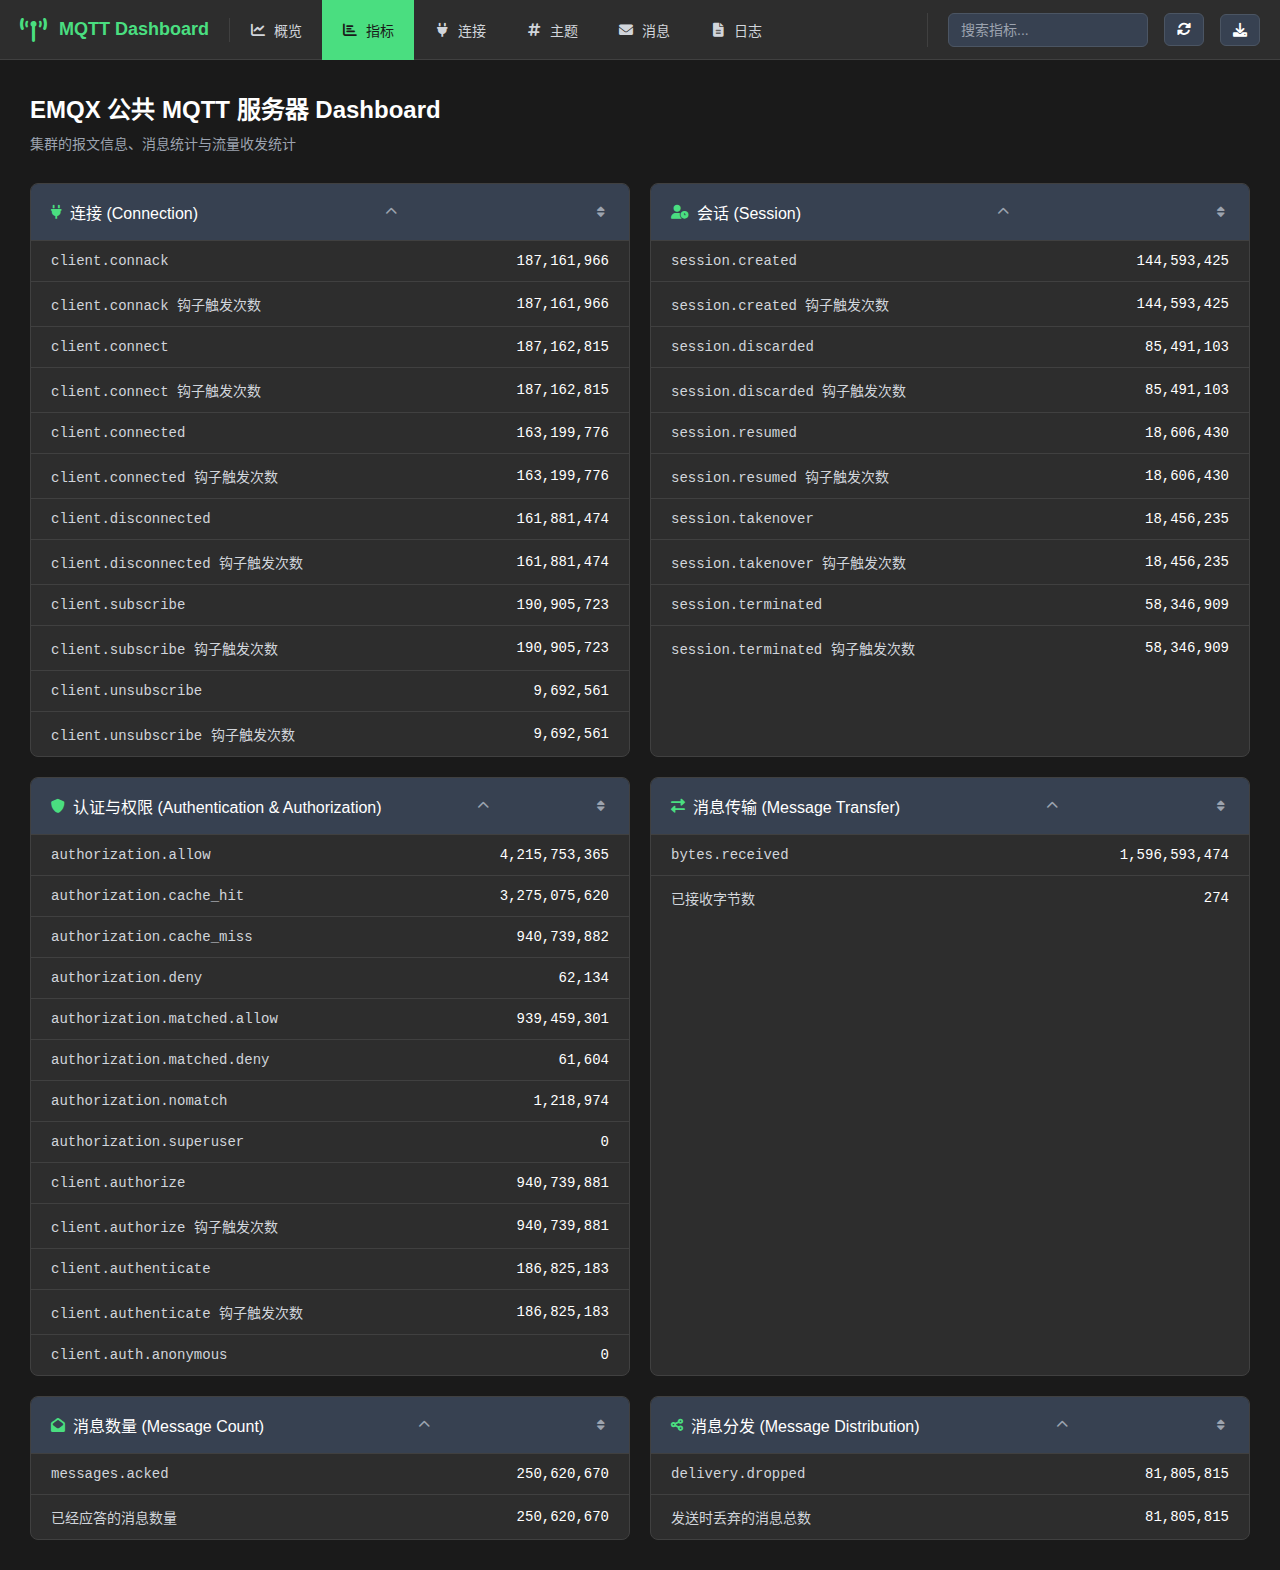
<file: web/metrics.html>
<!DOCTYPE html>
<html lang="zh-CN">
<head>
    <meta charset="UTF-8">
    <meta name="viewport" content="width=device-width, initial-scale=1.0">
    <title>MQTT Dashboard - 指标</title>
    <link rel="stylesheet" href="styles.css">
    <link href="https://cdnjs.cloudflare.com/ajax/libs/font-awesome/6.0.0/css/all.min.css" rel="stylesheet">
</head>
<body>
    <div class="dashboard">
        <!-- 顶部导航栏 -->
        <aside class="sidebar">
            <div class="sidebar-header">
                <div class="logo">
                    <i class="fas fa-broadcast-tower"></i>
                    <span>MQTT Dashboard</span>
                </div>
            </div>
            
            <nav class="sidebar-nav">
                <ul>
                    <li>
                        <a href="index.html">
                            <i class="fas fa-chart-line"></i>
                            <span>概览</span>
                        </a>
                    </li>
                    <li class="active">
                        <a href="metrics.html">
                            <i class="fas fa-chart-bar"></i>
                            <span>指标</span>
                        </a>
                    </li>
                    <li>
                        <a href="#connections">
                            <i class="fas fa-plug"></i>
                            <span>连接</span>
                        </a>
                    </li>
                    <li>
                        <a href="#topics">
                            <i class="fas fa-hashtag"></i>
                            <span>主题</span>
                        </a>
                    </li>
                    <li>
                        <a href="#messages">
                            <i class="fas fa-envelope"></i>
                            <span>消息</span>
                        </a>
                    </li>
                    <li>
                        <a href="#logs">
                            <i class="fas fa-file-alt"></i>
                            <span>日志</span>
                        </a>
                    </li>
                </ul>
            </nav>
            
            <div class="sidebar-actions">
                <div class="metrics-search-container">
                    <input type="text" id="metricsSearch" placeholder="搜索指标..." class="metrics-search-input">
                </div>
                <button class="btn-refresh" id="metricsRefresh">
                    <i class="fas fa-sync-alt"></i>
                </button>
                <button class="btn-export" id="metricsExport">
                    <i class="fas fa-download"></i>
                </button>
            </div>
            
            <div class="sidebar-footer">
                <div class="serverless-ad">
                    <h4>MQTT Serverless</h4>
                    <button class="btn-learn-more">了解更多</button>
                </div>
            </div>
        </aside>

        <!-- 主内容区 -->
        <main class="main-content">
            <div class="content">
                <!-- 页面标题 -->
                <div class="page-header">
                    <h2>EMQX 公共 MQTT 服务器 Dashboard</h2>
                    <p class="page-subtitle">集群的报文信息、消息统计与流量收发统计</p>
                </div>

                <!-- 指标表格 -->
                <div class="metrics-container">
                    <!-- 连接指标 -->
                    <div class="metrics-section">
                        <div class="section-header">
                            <h3><i class="fas fa-plug"></i> 连接 (Connection)</h3>
                            <i class="fas fa-chevron-up toggle-icon"></i>
                        </div>
                        <div class="metrics-table">
                            <div class="metric-row">
                                <span class="metric-name">client.connack</span>
                                <span class="metric-value" id="client-connack">187,161,966</span>
                            </div>
                            <div class="metric-row">
                                <span class="metric-name">client.connack 钩子触发次数</span>
                                <span class="metric-value" id="client-connack-hook">187,161,966</span>
                            </div>
                            <div class="metric-row">
                                <span class="metric-name">client.connect</span>
                                <span class="metric-value" id="client-connect">187,162,815</span>
                            </div>
                            <div class="metric-row">
                                <span class="metric-name">client.connect 钩子触发次数</span>
                                <span class="metric-value" id="client-connect-hook">187,162,815</span>
                            </div>
                            <div class="metric-row">
                                <span class="metric-name">client.connected</span>
                                <span class="metric-value" id="client-connected">163,199,776</span>
                            </div>
                            <div class="metric-row">
                                <span class="metric-name">client.connected 钩子触发次数</span>
                                <span class="metric-value" id="client-connected-hook">163,199,776</span>
                            </div>
                            <div class="metric-row">
                                <span class="metric-name">client.disconnected</span>
                                <span class="metric-value" id="client-disconnected">161,881,474</span>
                            </div>
                            <div class="metric-row">
                                <span class="metric-name">client.disconnected 钩子触发次数</span>
                                <span class="metric-value" id="client-disconnected-hook">161,881,474</span>
                            </div>
                            <div class="metric-row">
                                <span class="metric-name">client.subscribe</span>
                                <span class="metric-value" id="client-subscribe">190,905,723</span>
                            </div>
                            <div class="metric-row">
                                <span class="metric-name">client.subscribe 钩子触发次数</span>
                                <span class="metric-value" id="client-subscribe-hook">190,905,723</span>
                            </div>
                            <div class="metric-row">
                                <span class="metric-name">client.unsubscribe</span>
                                <span class="metric-value" id="client-unsubscribe">9,692,561</span>
                            </div>
                            <div class="metric-row">
                                <span class="metric-name">client.unsubscribe 钩子触发次数</span>
                                <span class="metric-value" id="client-unsubscribe-hook">9,692,561</span>
                            </div>
                        </div>
                    </div>

                    <!-- 会话指标 -->
                    <div class="metrics-section">
                        <div class="section-header">
                            <h3><i class="fas fa-user-clock"></i> 会话 (Session)</h3>
                            <i class="fas fa-chevron-up toggle-icon"></i>
                        </div>
                        <div class="metrics-table">
                            <div class="metric-row">
                                <span class="metric-name">session.created</span>
                                <span class="metric-value" id="session-created">144,593,425</span>
                            </div>
                            <div class="metric-row">
                                <span class="metric-name">session.created 钩子触发次数</span>
                                <span class="metric-value" id="session-created-hook">144,593,425</span>
                            </div>
                            <div class="metric-row">
                                <span class="metric-name">session.discarded</span>
                                <span class="metric-value" id="session-discarded">85,491,103</span>
                            </div>
                            <div class="metric-row">
                                <span class="metric-name">session.discarded 钩子触发次数</span>
                                <span class="metric-value" id="session-discarded-hook">85,491,103</span>
                            </div>
                            <div class="metric-row">
                                <span class="metric-name">session.resumed</span>
                                <span class="metric-value" id="session-resumed">18,606,430</span>
                            </div>
                            <div class="metric-row">
                                <span class="metric-name">session.resumed 钩子触发次数</span>
                                <span class="metric-value" id="session-resumed-hook">18,606,430</span>
                            </div>
                            <div class="metric-row">
                                <span class="metric-name">session.takenover</span>
                                <span class="metric-value" id="session-takenover">18,456,235</span>
                            </div>
                            <div class="metric-row">
                                <span class="metric-name">session.takenover 钩子触发次数</span>
                                <span class="metric-value" id="session-takenover-hook">18,456,235</span>
                            </div>
                            <div class="metric-row">
                                <span class="metric-name">session.terminated</span>
                                <span class="metric-value" id="session-terminated">58,346,909</span>
                            </div>
                            <div class="metric-row">
                                <span class="metric-name">session.terminated 钩子触发次数</span>
                                <span class="metric-value" id="session-terminated-hook">58,346,909</span>
                            </div>
                        </div>
                    </div>

                    <!-- 认证与权限指标 -->
                    <div class="metrics-section">
                        <div class="section-header">
                            <h3><i class="fas fa-shield-alt"></i> 认证与权限 (Authentication & Authorization)</h3>
                            <i class="fas fa-chevron-up toggle-icon"></i>
                        </div>
                        <div class="metrics-table">
                            <div class="metric-row">
                                <span class="metric-name">authorization.allow</span>
                                <span class="metric-value" id="authorization-allow">4,215,753,365</span>
                            </div>
                            <div class="metric-row">
                                <span class="metric-name">authorization.cache_hit</span>
                                <span class="metric-value" id="authorization-cache-hit">3,275,075,620</span>
                            </div>
                            <div class="metric-row">
                                <span class="metric-name">authorization.cache_miss</span>
                                <span class="metric-value" id="authorization-cache-miss">940,739,882</span>
                            </div>
                            <div class="metric-row">
                                <span class="metric-name">authorization.deny</span>
                                <span class="metric-value" id="authorization-deny">62,134</span>
                            </div>
                            <div class="metric-row">
                                <span class="metric-name">authorization.matched.allow</span>
                                <span class="metric-value" id="authorization-matched-allow">939,459,301</span>
                            </div>
                            <div class="metric-row">
                                <span class="metric-name">authorization.matched.deny</span>
                                <span class="metric-value" id="authorization-matched-deny">61,604</span>
                            </div>
                            <div class="metric-row">
                                <span class="metric-name">authorization.nomatch</span>
                                <span class="metric-value" id="authorization-nomatch">1,218,974</span>
                            </div>
                            <div class="metric-row">
                                <span class="metric-name">authorization.superuser</span>
                                <span class="metric-value" id="authorization-superuser">0</span>
                            </div>
                            <div class="metric-row">
                                <span class="metric-name">client.authorize</span>
                                <span class="metric-value" id="client-authorize">940,739,881</span>
                            </div>
                            <div class="metric-row">
                                <span class="metric-name">client.authorize 钩子触发次数</span>
                                <span class="metric-value" id="client-authorize-hook">940,739,881</span>
                            </div>
                            <div class="metric-row">
                                <span class="metric-name">client.authenticate</span>
                                <span class="metric-value" id="client-authenticate">186,825,183</span>
                            </div>
                            <div class="metric-row">
                                <span class="metric-name">client.authenticate 钩子触发次数</span>
                                <span class="metric-value" id="client-authenticate-hook">186,825,183</span>
                            </div>
                            <div class="metric-row">
                                <span class="metric-name">client.auth.anonymous</span>
                                <span class="metric-value" id="client-auth-anonymous">0</span>
                            </div>
                        </div>
                    </div>

                    <!-- 消息传输指标 -->
                    <div class="metrics-section">
                        <div class="section-header">
                            <h3><i class="fas fa-exchange-alt"></i> 消息传输 (Message Transfer)</h3>
                            <i class="fas fa-chevron-up toggle-icon"></i>
                        </div>
                        <div class="metrics-table">
                            <div class="metric-row">
                                <span class="metric-name">bytes.received</span>
                                <span class="metric-value" id="bytes-received">1,596,593,474</span>
                            </div>
                            <div class="metric-row">
                                <span class="metric-name">已接收字节数</span>
                                <span class="metric-value" id="bytes-received-alt">274</span>
                            </div>
                        </div>
                    </div>

                    <!-- 消息数量指标 -->
                    <div class="metrics-section">
                        <div class="section-header">
                            <h3><i class="fas fa-envelope-open"></i> 消息数量 (Message Count)</h3>
                            <i class="fas fa-chevron-up toggle-icon"></i>
                        </div>
                        <div class="metrics-table">
                            <div class="metric-row">
                                <span class="metric-name">messages.acked</span>
                                <span class="metric-value" id="messages-acked">250,620,670</span>
                            </div>
                            <div class="metric-row">
                                <span class="metric-name">已经应答的消息数量</span>
                                <span class="metric-value" id="messages-acked-alt">250,620,670</span>
                            </div>
                        </div>
                    </div>

                    <!-- 消息分发指标 -->
                    <div class="metrics-section">
                        <div class="section-header">
                            <h3><i class="fas fa-share-alt"></i> 消息分发 (Message Distribution)</h3>
                            <i class="fas fa-chevron-up toggle-icon"></i>
                        </div>
                        <div class="metrics-table">
                            <div class="metric-row">
                                <span class="metric-name">delivery.dropped</span>
                                <span class="metric-value" id="delivery-dropped">81,805,815</span>
                            </div>
                            <div class="metric-row">
                                <span class="metric-name">发送时丢弃的消息总数</span>
                                <span class="metric-value" id="delivery-dropped-alt">81,805,815</span>
                            </div>
                        </div>
                    </div>
                </div>
            </div>
        </main>
    </div>

    <script src="metrics.js"></script>
</body>
</html>
</file>
<file: web/styles.css>
/* 全局样式 */
* {
    margin: 0;
    padding: 0;
    box-sizing: border-box;
}

body {
    font-family: -apple-system, BlinkMacSystemFont, 'Segoe UI', Roboto, 'Helvetica Neue', Arial, sans-serif;
    background-color: #1a1a1a;
    color: #ffffff;
    overflow-x: hidden;
}

/* Dashboard 布局 */
.dashboard {
    display: flex;
    flex-direction: column;
    min-height: 100vh;
}

/* 顶部导航栏 */
.sidebar {
    width: 100%;
    background-color: #2d2d2d;
    border-bottom: 1px solid #404040;
    display: flex;
    flex-direction: row;
    position: fixed;
    top: 0;
    height: 60px;
    z-index: 1000;
    justify-content: space-between;
    align-items: center;
}

.sidebar-header {
    padding: 0 20px;
    display: flex;
    align-items: center;
    border-right: 1px solid #404040;
}

.logo {
    display: flex;
    align-items: center;
    gap: 12px;
    font-size: 18px;
    font-weight: 600;
    color: #4ade80;
}

.logo i {
    font-size: 24px;
    color: #4ade80;
}

.sidebar-nav {
    flex: 1;
    display: flex;
    align-items: center;
    padding: 0;
}

.sidebar-nav ul {
    list-style: none;
    display: flex;
    margin: 0;
    padding: 0;
}

.sidebar-nav li {
    margin: 0;
}

.sidebar-nav a {
    display: flex;
    align-items: center;
    gap: 8px;
    padding: 0 20px;
    height: 60px;
    color: #d1d5db;
    text-decoration: none;
    transition: all 0.2s ease;
    border-radius: 0;
    margin: 0;
    font-size: 14px;
}

.sidebar-nav a:hover {
    background-color: #374151;
    color: #ffffff;
}

.sidebar-nav li.active a {
    background-color: #4ade80;
    color: #1a1a1a;
}

.sidebar-nav i {
    width: 16px;
    text-align: center;
    font-size: 14px;
}

.sidebar-actions {
    display: flex;
    align-items: center;
    gap: 16px;
    padding: 0 20px;
    border-left: 1px solid #404040;
}

/* Metrics页面特定样式 */
.metrics-search-container {
    position: relative;
}

.metrics-search-input {
    background-color: #374151;
    border: 1px solid #4b5563;
    color: #ffffff;
    padding: 8px 12px;
    border-radius: 6px;
    font-size: 14px;
    width: 200px;
    outline: none;
    transition: all 0.2s ease;
}

.metrics-search-input:focus {
    border-color: #4ade80;
    box-shadow: 0 0 0 2px rgba(74, 222, 128, 0.2);
}

.metrics-search-input::placeholder {
    color: #9ca3af;
}

.btn-export {
    background-color: #374151;
    border: 1px solid #4b5563;
    color: #ffffff;
    padding: 8px 12px;
    border-radius: 6px;
    cursor: pointer;
    transition: all 0.2s ease;
    display: flex;
    align-items: center;
    gap: 6px;
    font-size: 14px;
}

.btn-export:hover {
    background-color: #4b5563;
}

.btn-export i {
    font-size: 14px;
}

.sidebar-footer {
    display: none;
}

.serverless-ad {
    background: linear-gradient(135deg, #4ade80, #22c55e);
    padding: 8px 12px;
    border-radius: 4px;
    color: #1a1a1a;
    display: flex;
    align-items: center;
    gap: 8px;
}

.serverless-ad h4 {
    margin: 0;
    font-size: 12px;
    font-weight: 600;
}

.serverless-ad p {
    font-size: 10px;
    margin: 0;
    opacity: 0.9;
}

.btn-learn-more {
    background-color: rgba(0, 0, 0, 0.2);
    border: none;
    color: #1a1a1a;
    padding: 4px 8px;
    border-radius: 3px;
    font-size: 10px;
    cursor: pointer;
    transition: background-color 0.2s ease;
}

.btn-learn-more:hover {
    background-color: rgba(0, 0, 0, 0.3);
}

/* 主内容区 */
.main-content {
    flex: 1;
    margin-top: 60px;
    background-color: #1a1a1a;
}

/* 删除不再使用的top-bar样式 */

.time-range-selector select {
    background-color: #374151;
    border: 1px solid #4b5563;
    color: #ffffff;
    padding: 8px 12px;
    border-radius: 6px;
    font-size: 14px;
    cursor: pointer;
}

.btn-refresh {
    background-color: #374151;
    border: 1px solid #4b5563;
    color: #ffffff;
    padding: 8px 12px;
    border-radius: 6px;
    cursor: pointer;
    transition: all 0.2s ease;
}

.btn-refresh:hover {
    background-color: #4b5563;
}

.btn-refresh i {
    font-size: 14px;
}

/* 内容区域 */
.content {
    padding: 30px;
    text-align: left;
}

/* 服务器信息 */
.server-info {
    margin-bottom: 30px;
}

.server-info h2 {
    font-size: 24px;
    font-weight: 600;
    margin-bottom: 16px;
    color: #ffffff;
}

.server-details {
    display: grid;
    grid-template-columns: repeat(auto-fit, minmax(250px, 1fr));
    gap: 16px;
    background-color: #2d2d2d;
    padding: 20px;
    border-radius: 8px;
    border: 1px solid #404040;
}

.detail-item {
    display: flex;
    justify-content: space-between;
    align-items: center;
}

.detail-item .label {
    color: #9ca3af;
    font-size: 14px;
}

.detail-item .value {
    color: #ffffff;
    font-weight: 500;
    font-family: 'Courier New', monospace;
}

/* KPI 卡片 */
.kpi-cards {
    display: grid;
    grid-template-columns: repeat(auto-fit, minmax(280px, 1fr));
    gap: 20px;
    margin-bottom: 30px;
}

.kpi-card {
    background-color: #2d2d2d;
    border: 1px solid #404040;
    border-radius: 8px;
    padding: 20px;
    transition: all 0.2s ease;
}

.kpi-card:hover {
    border-color: #4ade80;
    transform: translateY(-2px);
}

.kpi-header {
    display: flex;
    justify-content: space-between;
    align-items: center;
    margin-bottom: 12px;
}

.kpi-header h3 {
    font-size: 14px;
    font-weight: 500;
    color: #9ca3af;
}

.kpi-header i {
    color: #4ade80;
    font-size: 16px;
}

.kpi-value {
    font-size: 24px;
    font-weight: 600;
    color: #ffffff;
    margin-bottom: 12px;
}

.kpi-chart {
    height: 40px;
    margin-top: 8px;
}

.connection-stats {
    display: flex;
    flex-direction: column;
    gap: 8px;
}

.stat-item {
    display: flex;
    justify-content: space-between;
    align-items: center;
}

.stat-item .label {
    color: #9ca3af;
    font-size: 14px;
}

.stat-item .value {
    color: #ffffff;
    font-weight: 500;
}

.stat-item .value.online {
    color: #4ade80;
}

.status-dot {
    width: 8px;
    height: 8px;
    background-color: #4ade80;
    border-radius: 50%;
    margin-left: 8px;
}

/* 性能图表 */
.performance-charts {
    display: grid;
    grid-template-columns: repeat(auto-fit, minmax(400px, 1fr));
    gap: 20px;
}

.chart-container {
    background-color: #2d2d2d;
    border: 1px solid #404040;
    border-radius: 8px;
    padding: 20px;
}

.chart-container h3 {
    font-size: 16px;
    font-weight: 500;
    color: #ffffff;
    margin-bottom: 16px;
}

.chart-container canvas {
    width: 100% !important;
    height: 200px !important;
}

/* 响应式设计 */
@media (max-width: 1024px) {
    .sidebar-nav a {
        padding: 0 15px;
        font-size: 13px;
    }
    
    .logo {
        font-size: 16px;
    }
    
    .logo i {
        font-size: 20px;
    }
    
    .kpi-cards {
        grid-template-columns: repeat(auto-fit, minmax(250px, 1fr));
    }
    
    .performance-charts {
        grid-template-columns: 1fr;
    }
}

@media (max-width: 768px) {
    .sidebar {
        height: 50px;
    }
    
    .main-content {
        margin-top: 50px;
    }
    
    .sidebar-nav a {
        padding: 0 10px;
        font-size: 12px;
    }
    
    .logo {
        font-size: 14px;
    }
    
    .logo i {
        font-size: 18px;
    }
    
    .sidebar-header {
        padding: 0 15px;
    }
    
    .sidebar-footer {
        padding: 0 15px;
    }
    
    .kpi-cards {
        grid-template-columns: 1fr;
    }
    
    .server-details {
        grid-template-columns: 1fr;
    }
    
    .top-bar {
        padding: 15px 20px;
    }
    
    .content {
        padding: 20px;
    }
}

/* 动画效果 */
@keyframes fadeIn {
    from {
        opacity: 0;
        transform: translateY(20px);
    }
    to {
        opacity: 1;
        transform: translateY(0);
    }
}

.kpi-card {
    animation: fadeIn 0.5s ease-out;
}

.chart-container {
    animation: fadeIn 0.5s ease-out;
}

/* 滚动条样式 */
::-webkit-scrollbar {
    width: 8px;
}

::-webkit-scrollbar-track {
    background: #2d2d2d;
}

::-webkit-scrollbar-thumb {
    background: #4b5563;
    border-radius: 4px;
}

::-webkit-scrollbar-thumb:hover {
    background: #6b7280;
}

/* 加载动画 */
.loading {
    display: inline-block;
    width: 20px;
    height: 20px;
    border: 3px solid #4b5563;
    border-radius: 50%;
    border-top-color: #4ade80;
    animation: spin 1s ease-in-out infinite;
}

@keyframes spin {
    to { transform: rotate(360deg); }
}

/* 工具提示 */
.tooltip {
    position: relative;
    display: inline-block;
}

.tooltip .tooltiptext {
    visibility: hidden;
    width: 200px;
    background-color: #374151;
    color: #ffffff;
    text-align: center;
    border-radius: 6px;
    padding: 8px;
    position: absolute;
    z-index: 1;
    bottom: 125%;
    left: 50%;
    margin-left: -100px;
    opacity: 0;
    transition: opacity 0.3s;
    font-size: 12px;
}

.tooltip:hover .tooltiptext {
    visibility: visible;
    opacity: 1;
}

/* 指标页面样式 */
.page-header {
    margin-bottom: 30px;
    text-align: left;
}

.page-header h2 {
    font-size: 24px;
    font-weight: 600;
    color: #ffffff;
    margin-bottom: 8px;
    text-align: left;
}

.page-subtitle {
    color: #9ca3af;
    font-size: 14px;
    margin: 0;
    text-align: left;
}

.metrics-container {
    display: grid;
    grid-template-columns: repeat(auto-fit, minmax(400px, 1fr));
    gap: 20px;
    text-align: left;
}

.metrics-section {
    background-color: #2d2d2d;
    border: 1px solid #404040;
    border-radius: 8px;
    overflow: hidden;
    transition: all 0.2s ease;
}

.metrics-section:hover {
    border-color: #4ade80;
    transform: translateY(-2px);
}

.section-header {
    display: flex;
    justify-content: space-between;
    align-items: center;
    padding: 16px 20px;
    background-color: #374151;
    border-bottom: 1px solid #404040;
    cursor: pointer;
    transition: background-color 0.2s ease;
}

.section-header:hover {
    background-color: #4b5563;
}

.section-header h3 {
    font-size: 16px;
    font-weight: 500;
    color: #ffffff;
    margin: 0;
    display: flex;
    align-items: center;
    gap: 8px;
}

.section-header h3 i {
    color: #4ade80;
    font-size: 14px;
}

.toggle-icon {
    color: #9ca3af;
    font-size: 12px;
    transition: transform 0.2s ease;
}

.section-header.collapsed .toggle-icon {
    transform: rotate(180deg);
}

.metrics-table {
    padding: 0;
}

.metric-row {
    display: flex;
    justify-content: space-between;
    align-items: center;
    padding: 12px 20px;
    border-bottom: 1px solid #404040;
    transition: background-color 0.2s ease;
}

.metric-row:last-child {
    border-bottom: none;
}

.metric-row:hover {
    background-color: #374151;
}

.metric-name {
    color: #d1d5db;
    font-size: 14px;
    font-family: 'Courier New', monospace;
    flex: 1;
}

.metric-value {
    color: #ffffff;
    font-weight: 500;
    font-family: 'Courier New', monospace;
    font-size: 14px;
    text-align: right;
    min-width: 120px;
}

/* 指标搜索框样式 */
.metrics-search {
    width: 100%;
    max-width: 300px;
    padding: 8px 12px;
    background-color: #374151;
    border: 1px solid #4b5563;
    border-radius: 6px;
    color: #ffffff;
    font-size: 14px;
    margin-bottom: 20px;
    display: block;
    margin-left: 0;
    margin-right: auto;
}

/* 响应式设计 */
@media (max-width: 768px) {
    .metrics-container {
        grid-template-columns: 1fr;
    }
    
    .metric-row {
        flex-direction: column;
        align-items: flex-start;
        gap: 4px;
    }
    
    .metric-value {
        text-align: left;
        min-width: auto;
    }
    
    /* Metrics页面移动端适配 */
    .sidebar-actions {
        flex-direction: column;
        gap: 8px;
        padding: 0 10px;
    }
    
    .metrics-search-input {
        width: 150px;
        font-size: 12px;
    }
    
    .btn-export {
        padding: 6px 8px;
        font-size: 12px;
    }
    
    .btn-refresh {
        padding: 6px 8px;
        font-size: 12px;
    }
}
</file>
